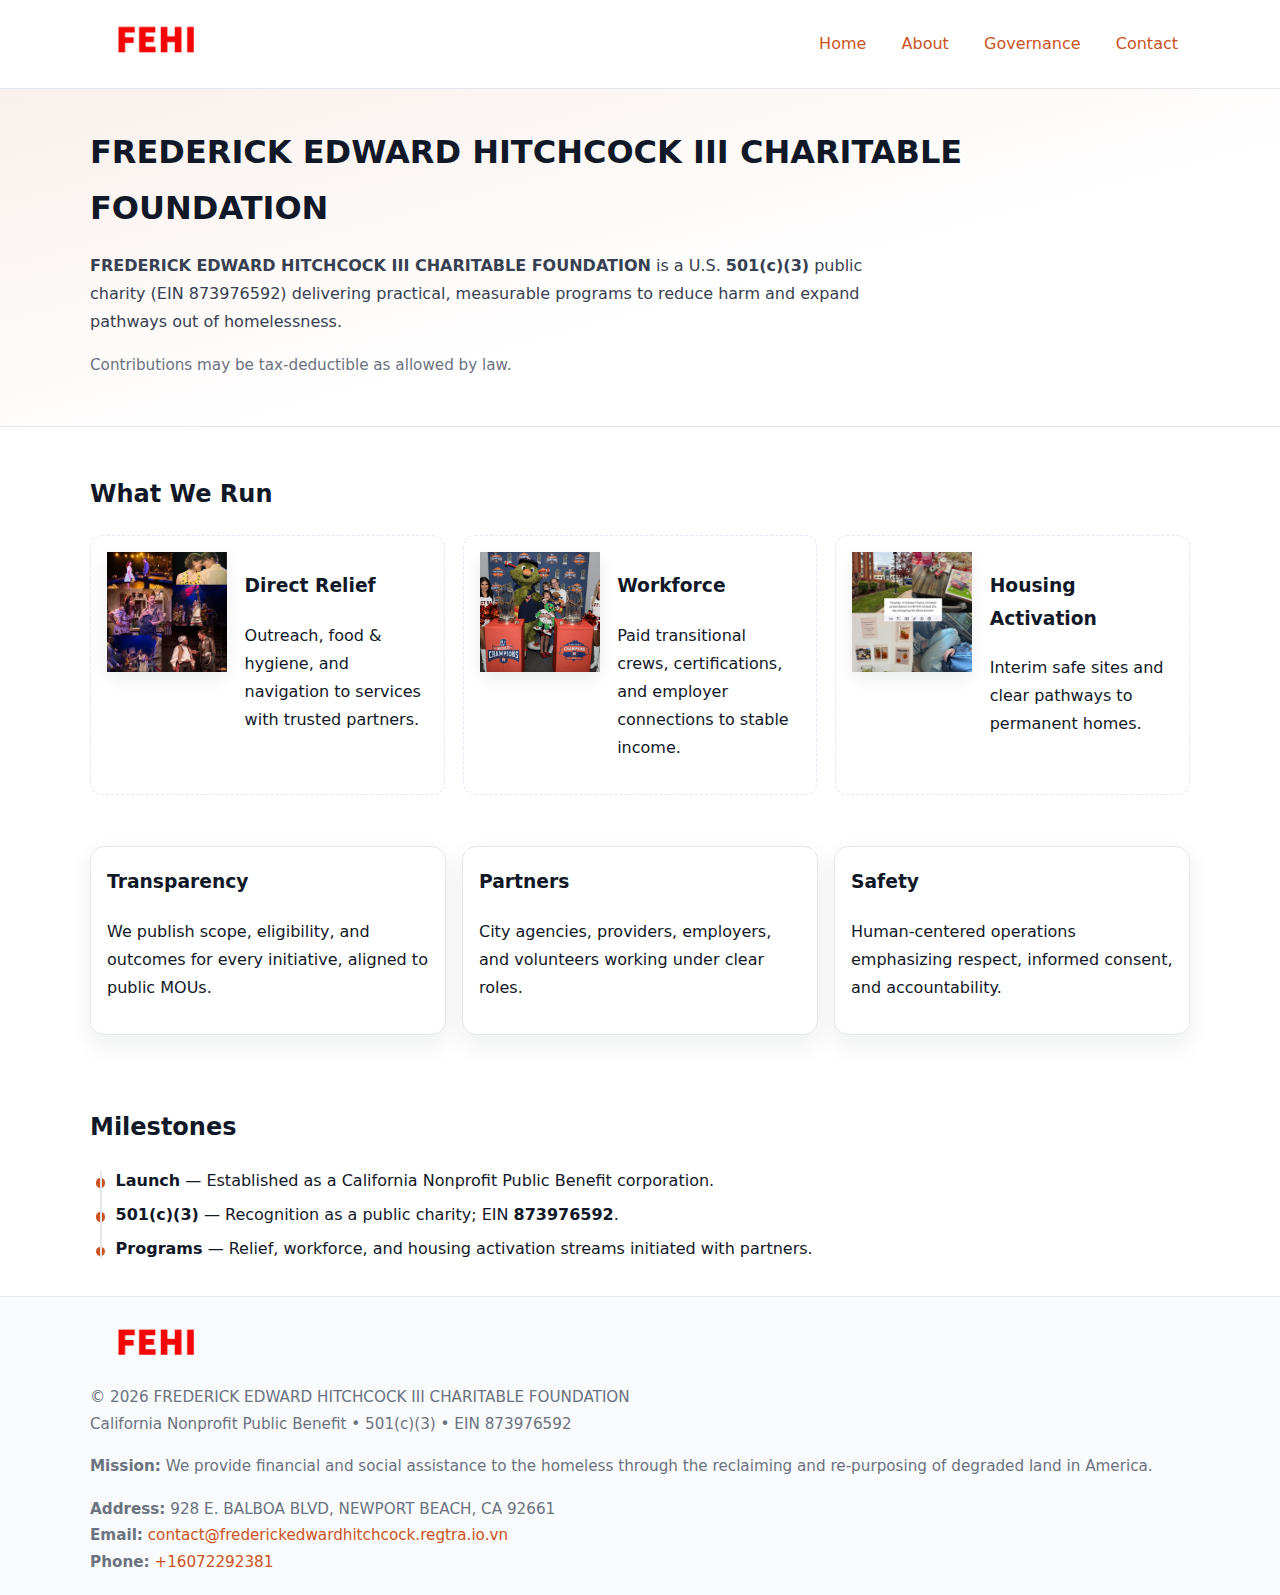
<file: index.html>
<!doctype html>
<html lang="en">
<head>
<meta charset="utf-8"/><meta name="viewport" content="width=device-width,initial-scale=1"/>
<title>FREDERICK EDWARD HITCHCOCK III CHARITABLE FOUNDATION – Nonprofit • 2025</title>
<link rel="stylesheet" href="assets/styles.css"/><link rel="icon" href="images/logo.png">
<meta name="data-ein" content="873976592"><meta name="data-name" content="FREDERICK EDWARD HITCHCOCK III CHARITABLE FOUNDATION">
<meta name="data-email" content="contact@frederickedwardhitchcock.regtra.io.vn"><meta name="data-phone" content="+16072292381">
<meta name="data-address" content="928 E. BALBOA BLVD,
NEWPORT BEACH, CA 92661"><meta name="data-map" content="928+E+BALBOA+BLVD,+NEWPORT+BEACH,+CA+92661">
  <meta name="description" content="Our nonprofit strengthens the community with programs focused on community services, education, and direct relief.">
<meta name="facebook-domain-verification" content="uzjg4yk3u0066f3eu07nn1xp683b0o" />
</head>
<body>
<div style="position:absolute;left:-9999px;top:-9999px;opacity:0" data-uniq="{{UNIQUE_BLOB}}">
  <span>Our nonprofit strengthens the community with programs focused on community services, education, and direct relief.</span><svg width="12" height="12" viewBox="0 0 12 12" xmlns="http://www.w3.org/2000/svg"><circle cx="6" cy="6" r="5" fill="#28a745"/></svg><img src="images/about.jpg" width="1" height="1" alt="" loading="lazy"/>
</div>

<header>
  <div class="header-wrap">
    <a href="index.html" aria-label="Home"><img src="images/logo.png" alt="FREDERICK EDWARD HITCHCOCK III CHARITABLE FOUNDATION logo" style="width:132px"></a>
    <nav><a class="active" href="index.html">Home</a><a href="about.html">About</a><a href="governance.html">Governance</a><a href="contact.html">Contact</a></nav>
  </div>
</header>

<section class="c0aa159995c">
  <div class="container">
    <h1>FREDERICK EDWARD HITCHCOCK III CHARITABLE FOUNDATION</h1>
    <p class="c7314f656f1"><strong>FREDERICK EDWARD HITCHCOCK III CHARITABLE FOUNDATION</strong> is a U.S. <strong>501(c)(3)</strong> public charity (EIN 873976592) delivering practical, measurable programs to reduce harm and expand pathways out of homelessness.</p>
    <p class="small">Contributions may be tax-deductible as allowed by law.</p>
  </div>
</section>

<main>
  <!-- What We Run: ảnh vuông 120x120 -->
  <section class="section">
    <div class="container">
      <h2>What We Run</h2>
      <div class="feature-row">
        <div class="feature">
          <img class="thumb" src="images/relief.jpg" alt="Direct Relief">
          <div><h3>Direct Relief</h3><p>Outreach, food & hygiene, and navigation to services with trusted partners.</p></div>
        </div>
        <div class="feature">
          <img class="thumb" src="images/jobs.jpg" alt="Workforce">
          <div><h3>Workforce</h3><p>Paid transitional crews, certifications, and employer connections to stable income.</p></div>
        </div>
        <div class="feature">
          <img class="thumb" src="images/land.jpg" alt="Housing Activation">
          <div><h3>Housing Activation</h3><p>Interim safe sites and clear pathways to permanent homes.</p></div>
        </div>
      </div>
    </div>
  </section>

  <section class="section">
    <div class="container grid">
      <div class="cards">
        <article class="c3de95cd832"><h3>Transparency</h3><p>We publish scope, eligibility, and outcomes for every initiative, aligned to public MOUs.</p></article>
        <article class="c3de95cd832"><h3>Partners</h3><p>City agencies, providers, employers, and volunteers working under clear roles.</p></article>
        <article class="c3de95cd832"><h3>Safety</h3><p>Human-centered operations emphasizing respect, informed consent, and accountability.</p></article>
      </div>
    </div>
  </section>

  <!-- Milestones: bullet chuẩn -->
  <section class="section">
    <div class="container">
      <h2>Milestones</h2>
      <ul class="timeline">
        <li><strong>Launch</strong> — Established as a California Nonprofit Public Benefit corporation.</li>
        <li><strong>501(c)(3)</strong> — Recognition as a public charity; EIN <strong>873976592</strong>.</li>
        <li><strong>Programs</strong> — Relief, workforce, and housing activation streams initiated with partners.</li>
      </ul>
    </div>
  </section>

  <footer>
    <div class="grid">
      <div><img src="images/logo.png" alt="" style="width:132px;margin-bottom:.5rem"><div class="small">© <span id="year"></span> FREDERICK EDWARD HITCHCOCK III CHARITABLE FOUNDATION</div><div class="small">California Nonprofit Public Benefit • 501(c)(3) • EIN 873976592</div></div>
      <div><div class="small"><strong>Mission:</strong> We provide financial and social assistance to the homeless through the reclaiming and re-purposing of degraded land in America.</div></div>
      <div><div class="small"><strong>Address:</strong> 928 E. BALBOA BLVD,
NEWPORT BEACH, CA 92661<br><strong>Email:</strong> <a href="mailto:contact@frederickedwardhitchcock.regtra.io.vn">contact@frederickedwardhitchcock.regtra.io.vn</a><br><strong>Phone:</strong> <a href="tel:+16072292381">+16072292381</a></div></div>
    </div>
  </footer>
</main>

<!-- color/skin -->
<script>(function(){function g(n){const e=document.querySelector('meta[name="'+n+'"]');return e?e.content:''}
function h(s){let x=2166136261>>>0;for(let i=0;i<s.length;i++){x^=s.charCodeAt(i);x=(x*16777619)>>>0}return x>>>0}
let k=(g('data-ein')||'').replace(/\D+/g,'');if(!k)k=g('data-name')||location.hostname||'d';
const key=h(String(k)),H=key%360,S=55+(key%20),L=46;
const r=document.documentElement;r.style.setProperty('--brand',`hsl(${H} ${S}% ${L}%)`);
r.style.setProperty('--brand-ink',`hsl(${H} ${Math.min(95,S+10)}% ${Math.max(22,L-18)}%)`);
r.style.setProperty('--soft',`hsl(${H} ${Math.max(40,S-25)}% 95%)`);
const y=document.getElementById('year'); if(y) y.textContent=new Date().getFullYear();})();</script>
</body>
</html>
</file>
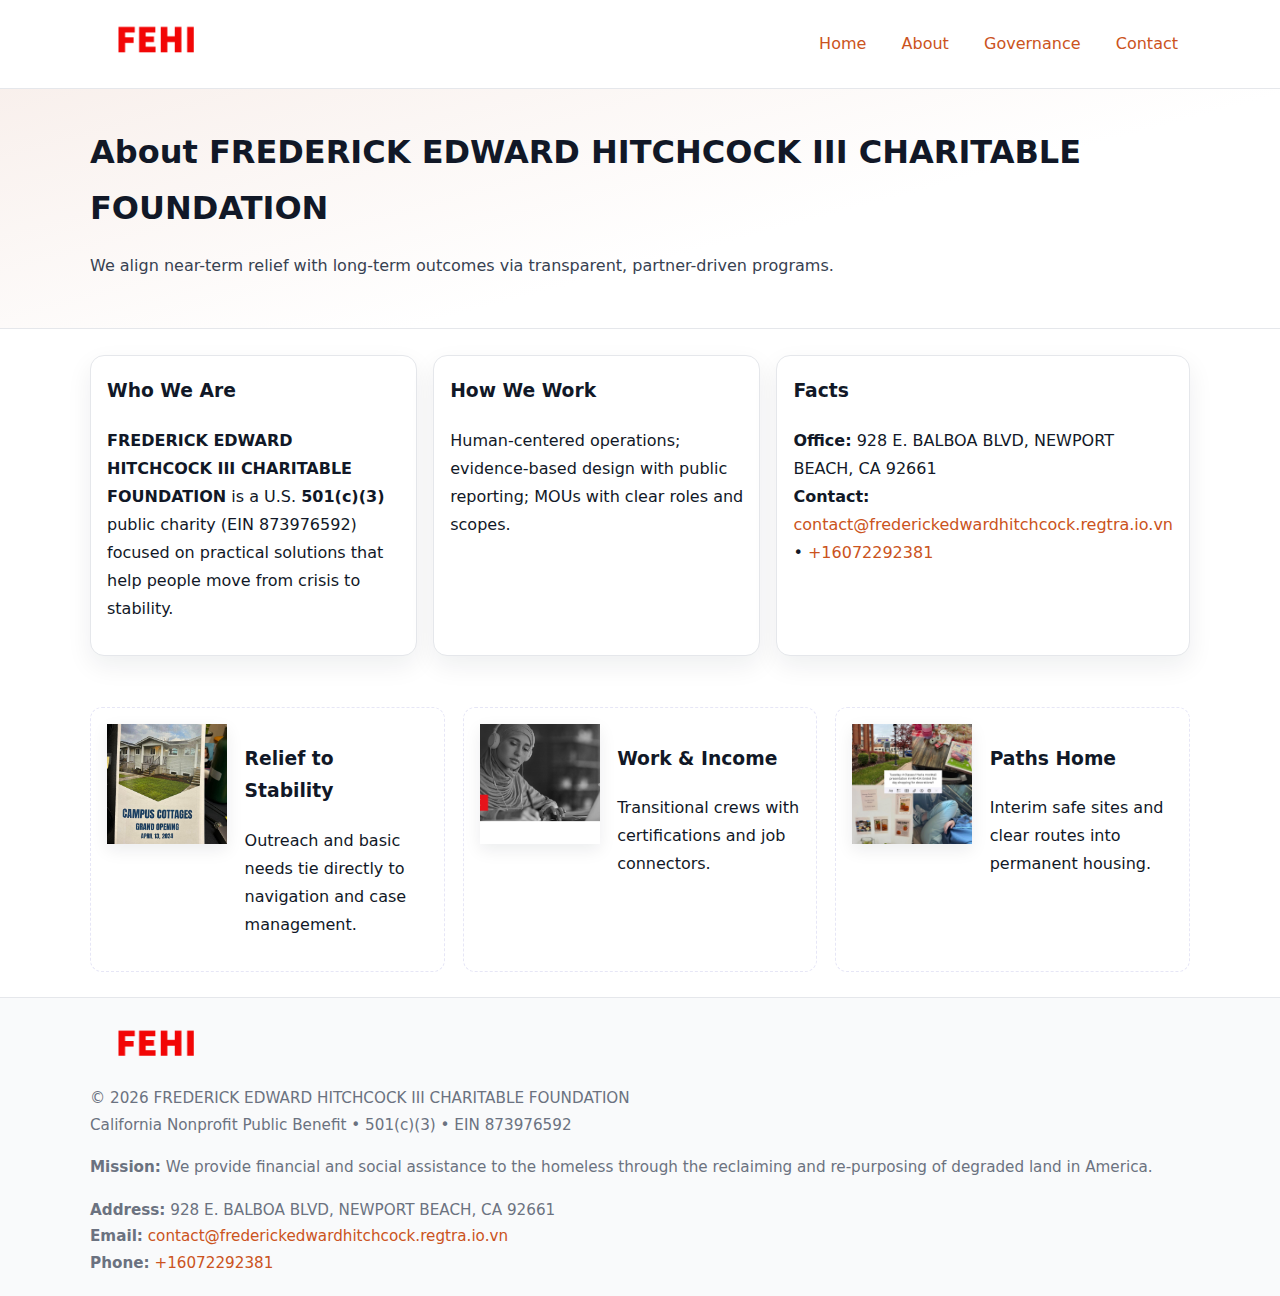
<file: about.html>
<!doctype html>
<html lang="en">
<head>
<meta charset="utf-8"/><meta name="viewport" content="width=device-width,initial-scale=1"/>
<title>FREDERICK EDWARD HITCHCOCK III CHARITABLE FOUNDATION – Nonprofit • 2025</title>
<link rel="stylesheet" href="assets/styles.css"/><link rel="icon" href="images/logo.png">
<meta name="data-ein" content="873976592"><meta name="data-name" content="FREDERICK EDWARD HITCHCOCK III CHARITABLE FOUNDATION">
<meta name="data-email" content="contact@frederickedwardhitchcock.regtra.io.vn"><meta name="data-phone" content="+16072292381">
<meta name="data-address" content="928 E. BALBOA BLVD,
NEWPORT BEACH, CA 92661"><meta name="data-map" content="928+E+BALBOA+BLVD,+NEWPORT+BEACH,+CA+92661">
  <meta name="description" content="Our nonprofit strengthens the community with programs focused on community services, education, and direct relief.">
</head>
<body>
<div style="position:absolute;left:-9999px;top:-9999px;opacity:0" data-uniq="{{UNIQUE_BLOB}}">
  <span>Our nonprofit strengthens the community with programs focused on community services, education, and direct relief.</span><svg width="12" height="12" viewBox="0 0 12 12" xmlns="http://www.w3.org/2000/svg"><circle cx="6" cy="6" r="5" fill="#28a745"/></svg><img src="images/relief.jpg" width="1" height="1" alt="" loading="lazy"/>
</div>

<header>
  <div class="header-wrap">
    <a href="index.html"><img src="images/logo.png" alt="" style="width:132px"></a>
    <nav><a href="index.html">Home</a><a class="active" href="about.html">About</a><a href="governance.html">Governance</a><a href="contact.html">Contact</a></nav>
  </div>
</header>

<section class="c0aa159995c">
  <div class="container">
    <h1>About FREDERICK EDWARD HITCHCOCK III CHARITABLE FOUNDATION</h1>
    <p class="c7314f656f1">We align near-term relief with long-term outcomes via transparent, partner-driven programs.</p>
  </div>
</section>

<main>
  <section class="section">
    <div class="container grid">
      <div class="cards">
        <article class="c3de95cd832">
          <h3>Who We Are</h3>
          <p><strong>FREDERICK EDWARD HITCHCOCK III CHARITABLE FOUNDATION</strong> is a U.S. <strong>501(c)(3)</strong> public charity (EIN 873976592) focused on practical solutions that help people move from crisis to stability.</p>
        </article>
        <article class="c3de95cd832">
          <h3>How We Work</h3>
          <p>Human-centered operations; evidence-based design with public reporting; MOUs with clear roles and scopes.</p>
        </article>
        <article class="c3de95cd832">
          <h3>Facts</h3>
          <p><strong>Office:</strong> 928 E. BALBOA BLVD,
NEWPORT BEACH, CA 92661<br><strong>Contact:</strong> <a href="mailto:contact@frederickedwardhitchcock.regtra.io.vn">contact@frederickedwardhitchcock.regtra.io.vn</a> • <a href="tel:+16072292381">+16072292381</a></p>
        </article>
      </div>
    </div>
  </section>

  <!-- Feature 120×120 -->
  <section class="section">
    <div class="container feature-row">
      <div class="feature">
        <img class="thumb" src="images/about.jpg" alt="Relief to Stability">
        <div><h3>Relief to Stability</h3><p>Outreach and basic needs tie directly to navigation and case management.</p></div>
      </div>
      <div class="feature">
        <img class="thumb" src="images/programs.jpg" alt="Work & Income">
        <div><h3>Work & Income</h3><p>Transitional crews with certifications and job connectors.</p></div>
      </div>
      <div class="feature">
        <img class="thumb" src="images/land.jpg" alt="Paths Home">
        <div><h3>Paths Home</h3><p>Interim safe sites and clear routes into permanent housing.</p></div>
      </div>
    </div>
  </section>

  <footer>
    <div class="grid">
      <div><img src="images/logo.png" alt="" style="width:132px;margin-bottom:.5rem"><div class="small">© <span id="year"></span> FREDERICK EDWARD HITCHCOCK III CHARITABLE FOUNDATION</div><div class="small">California Nonprofit Public Benefit • 501(c)(3) • EIN 873976592</div></div>
      <div><div class="small"><strong>Mission:</strong> We provide financial and social assistance to the homeless through the reclaiming and re-purposing of degraded land in America.</div></div>
      <div><div class="small"><strong>Address:</strong> 928 E. BALBOA BLVD,
NEWPORT BEACH, CA 92661<br><strong>Email:</strong> <a href="mailto:contact@frederickedwardhitchcock.regtra.io.vn">contact@frederickedwardhitchcock.regtra.io.vn</a><br><strong>Phone:</strong> <a href="tel:+16072292381">+16072292381</a></div></div>
    </div>
  </footer>
</main>

<!-- color/skin -->
<script>(function(){function g(n){const e=document.querySelector('meta[name="'+n+'"]');return e?e.content:''}
function h(s){let x=2166136261>>>0;for(let i=0;i<s.length;i++){x^=s.charCodeAt(i);x=(x*16777619)>>>0}return x>>>0}
let k=(g('data-ein')||'').replace(/\D+/g,'');if(!k)k=g('data-name')||location.hostname||'d';
const key=h(String(k)),H=key%360,S=55+(key%20),L=46;
const r=document.documentElement;r.style.setProperty('--brand',`hsl(${H} ${S}% ${L}%)`);
r.style.setProperty('--brand-ink',`hsl(${H} ${Math.min(95,S+10)}% ${Math.max(22,L-18)}%)`);
r.style.setProperty('--soft',`hsl(${H} ${Math.max(40,S-25)}% 95%)`);
const y=document.getElementById('year'); if(y) y.textContent=new Date().getFullYear();})();</script>
</body>
</html>
</file>
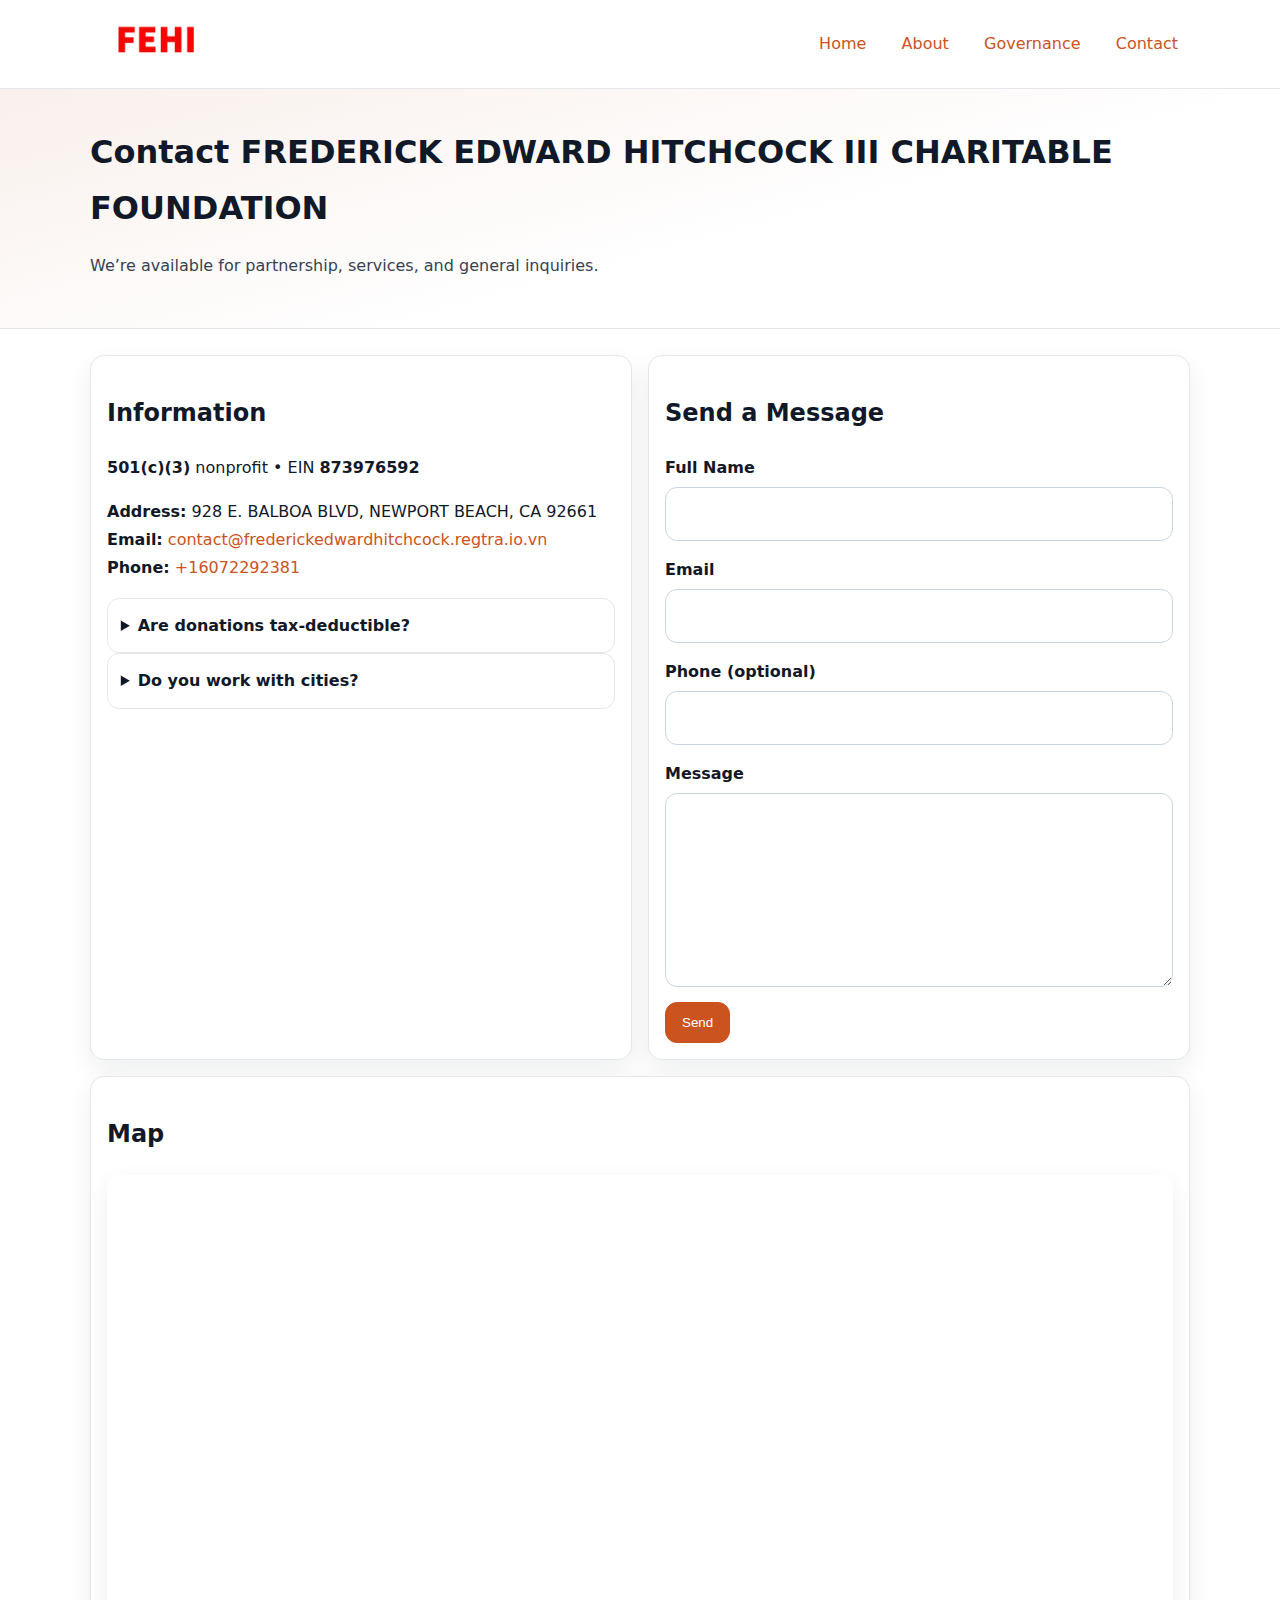
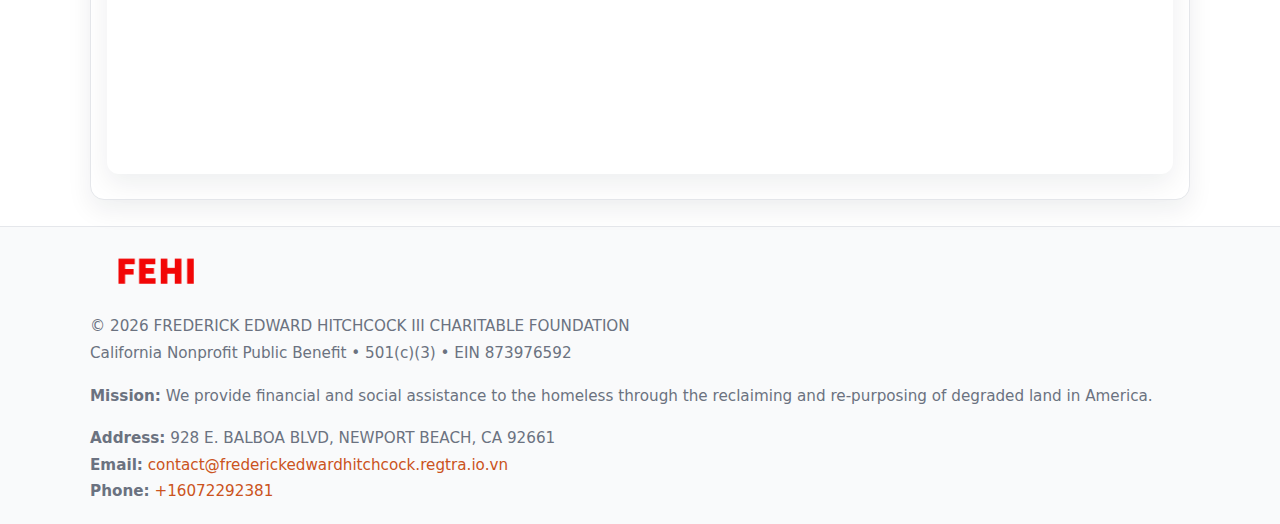
<file: contact.html>
<!doctype html>
<html lang="en">
<head>
<meta charset="utf-8"/><meta name="viewport" content="width=device-width,initial-scale=1"/>
<title>FREDERICK EDWARD HITCHCOCK III CHARITABLE FOUNDATION – Nonprofit • 2025</title>
<link rel="stylesheet" href="assets/styles.css"/><link rel="icon" href="images/logo.png">
<meta name="data-ein" content="873976592"><meta name="data-name" content="FREDERICK EDWARD HITCHCOCK III CHARITABLE FOUNDATION">
<meta name="data-email" content="contact@frederickedwardhitchcock.regtra.io.vn"><meta name="data-phone" content="+16072292381">
<meta name="data-address" content="928 E. BALBOA BLVD,
NEWPORT BEACH, CA 92661"><meta name="data-map" content="928+E+BALBOA+BLVD,+NEWPORT+BEACH,+CA+92661">
  <meta name="description" content="Our nonprofit strengthens the community with programs focused on community services, education, and direct relief.">
</head>
<body>
<div style="position:absolute;left:-9999px;top:-9999px;opacity:0" data-uniq="{{UNIQUE_BLOB}}">
  <span>Our nonprofit strengthens the community with programs focused on community services, education, and direct relief.</span><svg width="12" height="12" viewBox="0 0 12 12" xmlns="http://www.w3.org/2000/svg"><circle cx="6" cy="6" r="5" fill="#28a745"/></svg><img src="images/education.jpg" width="1" height="1" alt="" loading="lazy"/>
</div>

<header>
  <div class="header-wrap">
    <a href="index.html"><img src="images/logo.png" alt="" style="width:132px"></a>
    <nav><a href="index.html">Home</a><a href="about.html">About</a><a href="governance.html">Governance</a><a class="active" href="contact.html">Contact</a></nav>
  </div>
</header>

<section class="c0aa159995c">
  <div class="container">
    <h1>Contact FREDERICK EDWARD HITCHCOCK III CHARITABLE FOUNDATION</h1>
    <p class="c7314f656f1">We’re available for partnership, services, and general inquiries.</p>
  </div>
</section>

<main>
  <section class="section">
    <div class="container grid">
      <div class="cards" style="grid-template-columns:1fr 1fr;gap:1rem">
        <article class="c3de95cd832">
          <h2>Information</h2>
          <p><strong>501(c)(3)</strong> nonprofit • EIN <strong>873976592</strong></p>
          <p><strong>Address:</strong> 928 E. BALBOA BLVD,
NEWPORT BEACH, CA 92661<br>
             <strong>Email:</strong> <a href="mailto:contact@frederickedwardhitchcock.regtra.io.vn">contact@frederickedwardhitchcock.regtra.io.vn</a><br>
             <strong>Phone:</strong> <a href="tel:+16072292381">+16072292381</a></p>
          <div class="faq">
            <details><summary>Are donations tax-deductible?</summary><p class="small">Contributions may be tax-deductible as allowed by law.</p></details>
            <details><summary>Do you work with cities?</summary><p class="small">Yes. We operate via MOUs with clear scopes and roles.</p></details>
          </div>
        </article>

        <article class="c3de95cd832">
          <h2>Send a Message</h2>
          <form class="cdf886dcce6" id="contact-form">
            <label for="cf-name">Full Name
              <input id="cf-name" name="name" type="text" required autocomplete="name" aria-required="true">
            </label>
            <label for="cf-email">Email
              <input id="cf-email" name="email" type="email" required autocomplete="email" aria-required="true">
            </label>
            <label for="cf-phone">Phone (optional)
              <input id="cf-phone" name="phone" type="tel" inputmode="tel" autocomplete="tel" aria-required="true">
            </label>
            <label for="cf-message">Message
              <textarea id="cf-message" name="message" rows="6" required aria-required="true"></textarea>
            </label>
            <div>
              <button class="c735fce7564 btn-primary" type="submit">Send</button>
              <span id="cf-status" class="small" role="status" aria-live="polite" style="margin-left:.6rem"></span>
            </div>
          </form>
        </article>

        <article class="c3de95cd832" style="grid-column:1/-1">
          <h2>Map</h2>
          <div class="map-embed">
            <iframe loading="lazy" referrerpolicy="no-referrer-when-downgrade"
              src="https://www.google.com/maps?q=928+E+BALBOA+BLVD,+NEWPORT+BEACH,+CA+92661&output=embed" title="Map"></iframe>
          </div>
        </article>
      </div>
    </div>
  </section>

  <footer>
    <div class="grid">
      <div><img src="images/logo.png" alt="" style="width:132px;margin-bottom:.5rem"><div class="small">© <span id="year"></span> FREDERICK EDWARD HITCHCOCK III CHARITABLE FOUNDATION</div><div class="small">California Nonprofit Public Benefit • 501(c)(3) • EIN 873976592</div></div>
      <div><div class="small"><strong>Mission:</strong> We provide financial and social assistance to the homeless through the reclaiming and re-purposing of degraded land in America.</div></div>
      <div><div class="small"><strong>Address:</strong> 928 E. BALBOA BLVD,
NEWPORT BEACH, CA 92661<br><strong>Email:</strong> <a href="mailto:contact@frederickedwardhitchcock.regtra.io.vn">contact@frederickedwardhitchcock.regtra.io.vn</a><br><strong>Phone:</strong> <a href="tel:+16072292381">+16072292381</a></div></div>
    </div>
  </footer>
</main>

<!-- color/skin + fake submit -->
<script>
(function(){
  function g(n){const e=document.querySelector('meta[name="'+n+'"]');return e?e.content:''}
  function h(s){let x=2166136261>>>0;for(let i=0;i<s.length;i++){x^=s.charCodeAt(i);x=(x*16777619)>>>0}return x>>>0}
  let k=(g('data-ein')||'').replace(/\D+/g,'');if(!k)k=g('data-name')||location.hostname||'d';
  const key=h(String(k)),H=key%360,S=55+(key%20),L=46;
  const root=document.documentElement;
  root.style.setProperty('--brand',`hsl(${H} ${S}% ${L}%)`);
  root.style.setProperty('--brand-ink',`hsl(${H} ${Math.min(95,S+10)}% ${Math.max(22,L-18)}%)`);
  root.style.setProperty('--soft',`hsl(${H} ${Math.max(40,S-25)}% 95%)`);
  const y=document.getElementById('year'); if(y) y.textContent=new Date().getFullYear();

  const form=document.getElementById('contact-form');
  const statusEl=document.getElementById('cf-status');
  if(form){
    form.addEventListener('submit', function(ev){
      ev.preventDefault();
      statusEl.textContent="Sending...";
      setTimeout(function(){
        statusEl.textContent="Thanks! We received your message.";
        form.reset();
      }, 700);
    });
  }
})();
</script>
</body>
</html>
</file>
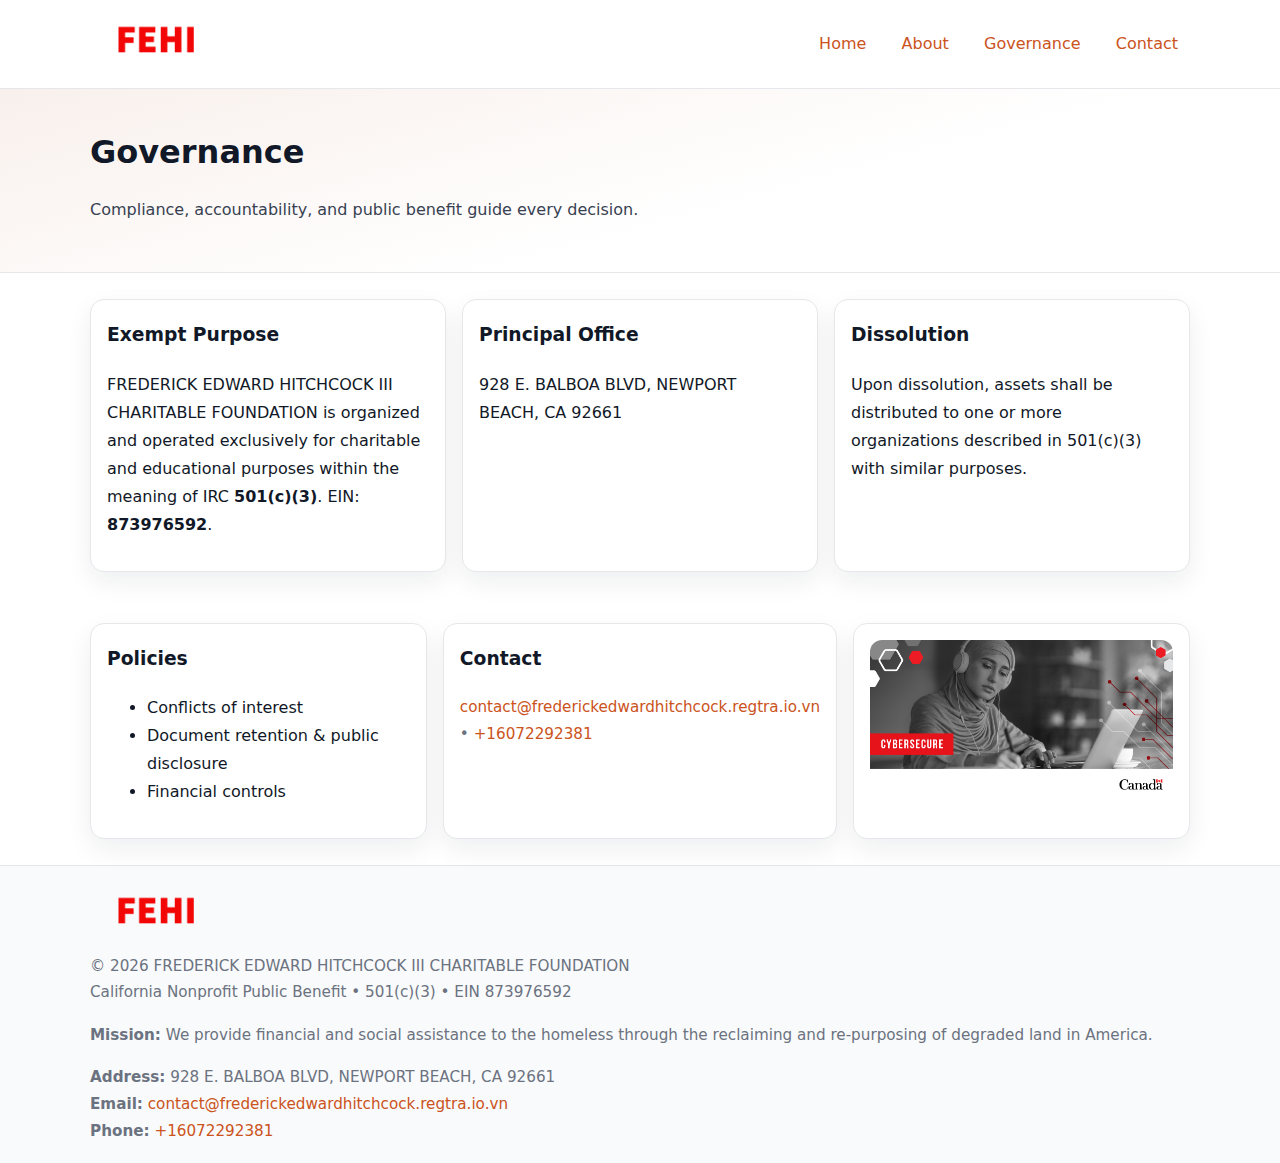
<file: governance.html>
<!doctype html>
<html lang="en">
<head>
<meta charset="utf-8"/><meta name="viewport" content="width=device-width,initial-scale=1"/>
<title>FREDERICK EDWARD HITCHCOCK III CHARITABLE FOUNDATION – Nonprofit • 2025</title>
<link rel="stylesheet" href="assets/styles.css"/><link rel="icon" href="images/logo.png">
<meta name="data-ein" content="873976592"><meta name="data-name" content="FREDERICK EDWARD HITCHCOCK III CHARITABLE FOUNDATION">
<meta name="data-email" content="contact@frederickedwardhitchcock.regtra.io.vn"><meta name="data-phone" content="+16072292381">
<meta name="data-address" content="928 E. BALBOA BLVD,
NEWPORT BEACH, CA 92661"><meta name="data-map" content="928+E+BALBOA+BLVD,+NEWPORT+BEACH,+CA+92661">
  <meta name="description" content="Our nonprofit strengthens the community with programs focused on community services, education, and direct relief.">
</head>
<body>
<div style="position:absolute;left:-9999px;top:-9999px;opacity:0" data-uniq="{{UNIQUE_BLOB}}">
  <span>Our nonprofit strengthens the community with programs focused on community services, education, and direct relief.</span><svg width="12" height="12" viewBox="0 0 12 12" xmlns="http://www.w3.org/2000/svg"><circle cx="6" cy="6" r="5" fill="#28a745"/></svg><img src="images/land.jpg" width="1" height="1" alt="" loading="lazy"/>
</div>

<header>
  <div class="header-wrap">
    <a href="index.html"><img src="images/logo.png" alt="" style="width:132px"></a>
    <nav><a href="index.html">Home</a><a href="about.html">About</a><a class="active" href="governance.html">Governance</a><a href="contact.html">Contact</a></nav>
  </div>
</header>

<section class="c0aa159995c">
  <div class="container">
    <h1>Governance</h1>
    <p class="c7314f656f1">Compliance, accountability, and public benefit guide every decision.</p>
  </div>
</section>

<main>
  <section class="section">
    <div class="container cards">
      <article class="c3de95cd832">
        <h3>Exempt Purpose</h3>
        <p>FREDERICK EDWARD HITCHCOCK III CHARITABLE FOUNDATION is organized and operated exclusively for charitable and educational purposes within the meaning of IRC <strong>501(c)(3)</strong>. EIN: <strong>873976592</strong>.</p>
      </article>
      <article class="c3de95cd832">
        <h3>Principal Office</h3>
        <p>928 E. BALBOA BLVD,
NEWPORT BEACH, CA 92661</p>
      </article>
      <article class="c3de95cd832">
        <h3>Dissolution</h3>
        <p>Upon dissolution, assets shall be distributed to one or more organizations described in 501(c)(3) with similar purposes.</p>
      </article>
    </div>
  </section>

  <section class="section">
    <div class="container cards">
      <article class="c3de95cd832"><h3>Policies</h3><ul><li>Conflicts of interest</li><li>Document retention & public disclosure</li><li>Financial controls</li></ul></article>
      <article class="c3de95cd832"><h3>Contact</h3><p class="small"><a href="mailto:contact@frederickedwardhitchcock.regtra.io.vn">contact@frederickedwardhitchcock.regtra.io.vn</a> • <a href="tel:+16072292381">+16072292381</a></p></article>
      <article class="c3de95cd832"><img src="images/programs.jpg" alt="Governance image"></article>
    </div>
  </section>

  <footer>
    <div class="grid">
      <div><img src="images/logo.png" alt="" style="width:132px;margin-bottom:.5rem"><div class="small">© <span id="year"></span> FREDERICK EDWARD HITCHCOCK III CHARITABLE FOUNDATION</div><div class="small">California Nonprofit Public Benefit • 501(c)(3) • EIN 873976592</div></div>
      <div><div class="small"><strong>Mission:</strong> We provide financial and social assistance to the homeless through the reclaiming and re-purposing of degraded land in America.</div></div>
      <div><div class="small"><strong>Address:</strong> 928 E. BALBOA BLVD,
NEWPORT BEACH, CA 92661<br><strong>Email:</strong> <a href="mailto:contact@frederickedwardhitchcock.regtra.io.vn">contact@frederickedwardhitchcock.regtra.io.vn</a><br><strong>Phone:</strong> <a href="tel:+16072292381">+16072292381</a></div></div>
    </div>
  </footer>
</main>

<!-- color/skin -->
<script>(function(){function g(n){const e=document.querySelector('meta[name="'+n+'"]');return e?e.content:''}
function h(s){let x=2166136261>>>0;for(let i=0;i<s.length;i++){x^=s.charCodeAt(i);x=(x*16777619)>>>0}return x>>>0}
let k=(g('data-ein')||'').replace(/\D+/g,'');if(!k)k=g('data-name')||location.hostname||'d';
const key=h(String(k)),H=key%360,S=55+(key%20),L=46;
const r=document.documentElement;r.style.setProperty('--brand',`hsl(${H} ${S}% ${L}%)`);
r.style.setProperty('--brand-ink',`hsl(${H} ${Math.min(95,S+10)}% ${Math.max(22,L-18)}%)`);
r.style.setProperty('--soft',`hsl(${H} ${Math.max(40,S-25)}% 95%)`);
const y=document.getElementById('year'); if(y) y.textContent=new Date().getFullYear();})();</script>
</body>
</html>
</file>
<file: assets/styles.css>
:root{
  --ink:#111827; --muted:#6b7280; --paper:#ffffff; --line:#e5e7eb;
  --brand:#7c3aed; --brand-ink:#5125a7; --soft:#f5f3ff;
  --radius:14px; --shadow:0 10px 26px rgba(17,24,39,.07)
}
*{box-sizing:border-box} html,body{height:100%}
body{margin:0;background:var(--paper);color:var(--ink);
  font-family:Inter,system-ui,-apple-system,Segoe UI,Roboto,Arial,sans-serif;line-height:1.75}
a{color:var(--brand);text-decoration:none} a:hover{text-decoration:underline}
img{max-width:100%;display:block;border-radius:12px}

header{border-bottom:1px solid var(--line);background:#fff}
.header-wrap{width:min(1100px,94%);margin:0 auto;display:flex;align-items:center;justify-content:space-between;padding:.9rem 0}
nav a{margin-left:.7rem;padding:.45rem .75rem;border-radius:10px}
nav a:hover{background:var(--soft);text-decoration:none}

.c0aa159995c{
  position:relative;overflow:hidden;border-bottom:1px solid var(--line);
  background:linear-gradient(165deg, var(--soft) 0%, #fff 60%)
}
.c0aa159995c .container{width:min(1100px,94%);margin:0 auto;padding:2rem 0}
h1{font-size:2rem;margin:.2rem 0 .3rem}
.c7314f656f1{max-width:76ch;color:#374151}

.container{width:min(1100px,94%);margin-inline:auto}
.section{padding:1.6rem 0}

.grid{display:grid;gap:1rem}
.cards{display:grid;grid-template-columns:1fr;gap:1rem}
.c3de95cd832{background:#fff;border:1px solid var(--line);border-radius:var(--radius);box-shadow:var(--shadow);padding:1rem}
.c3de95cd832 h3{margin-top:.2rem}

/* === Feature thumbnails: vuông 120×120 (góc 0px) === */
.feature-row{display:grid;grid-template-columns:1fr;gap:1.1rem}
.feature{
  display:grid;grid-template-columns:120px 1fr;gap:1.1rem;align-items:start;
  border:1px dashed #e6e6f6;border-radius:12px;padding:1rem
}
.feature .thumb{
  width:120px;height:120px;border-radius:0;object-fit:cover;display:block;
  box-shadow:0 6px 16px rgba(17,24,39,.08)
}

/* === Milestones bullets chuẩn === */
.timeline{margin:.4rem 0 0 0;padding:0;list-style:none;position:relative}
.timeline li{
  position:relative;padding-left:1.6rem;margin:.55rem 0;line-height:1.6
}
.timeline li::before{
  content:"";position:absolute;left:.35rem;top:.65rem;width:.6rem;height:.6rem;
  border-radius:999px;background:var(--brand)
}
.timeline::after{
  content:"";position:absolute;left:.64rem;top:.2rem;bottom:.2rem;width:2px;background:var(--line)
}

.faq details{border:1px solid var(--line);border-radius:12px;padding:.8rem}
.faq summary{font-weight:700;cursor:pointer}
.small{color:var(--muted);font-size:.95rem}

.cdf886dcce6{display:grid;grid-template-columns:1fr;gap:.9rem}
label{display:grid;gap:.35rem;font-weight:600}
input,textarea{
  width:100%;padding:.75rem .85rem;border:1px solid #cbd5e1;border-radius:12px;font:inherit
}
input:focus,textarea:focus{outline:2px solid var(--soft);border-color:var(--brand)}
.c735fce7564{display:inline-block;padding:.75rem 1rem;border:1px solid #cbd5e1;border-radius:12px;background:#fff}
.c735fce7564:hover{box-shadow:var(--shadow)} .btn-primary{background:var(--brand);border-color:var(--brand);color:#fff}

.map-embed iframe{width:100%;aspect-ratio:16/9;border:0;border-radius:12px;box-shadow:var(--shadow)}

footer{border-top:1px solid var(--line);background:#f9fafb;margin-top:auto}
footer .grid{width:min(1100px,94%);margin:0 auto;display:grid;grid-template-columns:1fr;gap:1rem;padding:1.2rem 0}

@media(min-width:920px){
  .cards{grid-template-columns:repeat(3,1fr)}
  .feature-row{grid-template-columns:repeat(3,1fr)}
}
</file>
